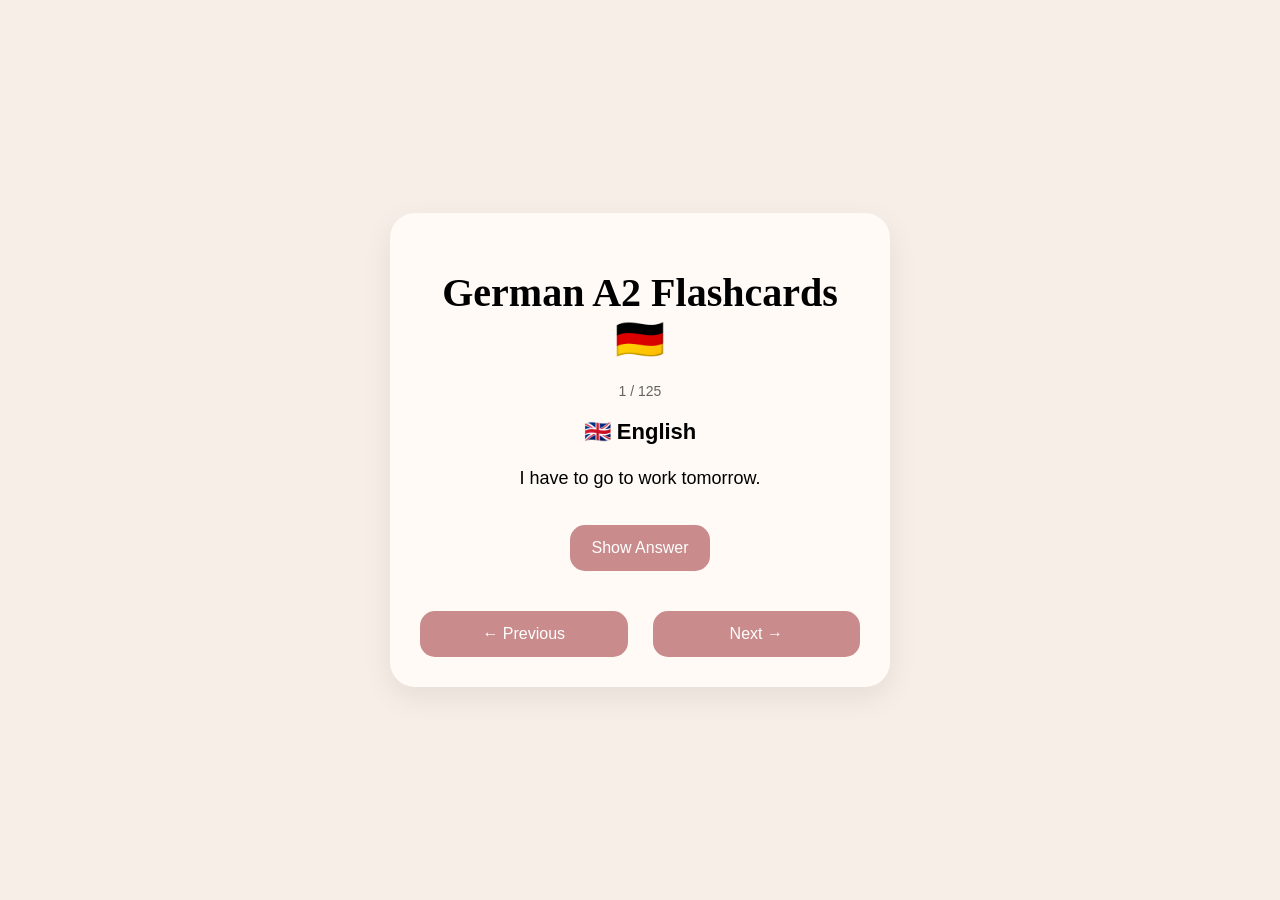
<file: index.html>
<!DOCTYPE html>
<html lang="en">
<head>
    <meta charset="UTF-8">
    <meta name="viewport" content="width=device-width, initial-scale=1.0">

    <title>German A2 Flashcards</title>

    <link rel="stylesheet" href="style.css">
</head>

<body>

<div class="container">

    <div class="flashcard">

        <h1>German A2 Flashcards 🇩🇪</h1>

        <div class="progress">
            1 / 125
        </div>

        <h2>🇬🇧 English</h2>

        <p id="englishSentence">
            I have to go to work tomorrow.
        </p>


        <button id="showAnswerBtn">
            Show Answer
        </button>


        <div id="answer">

            <h2>🇩🇪 German</h2>

            <p id="germanSentence">
                Ich muss morgen zur Arbeit gehen.
            </p>

        </div>


        <div class="navigation">

            <button id="prevBtn">
                ← Previous
            </button>

            <button id="nextBtn">
                Next →
            </button>

        </div>

    </div>

</div>


<script src="script.js"></script>

</body>
</html>
</file>
<file: style.css>
* {
    box-sizing: border-box;
}

body {
    margin: 0;
    min-height: 100vh;
    font-family: 'Quicksand', sans-serif;
    background: #f7efe7;
    display: flex;
    justify-content: center;
    align-items: center;
}

.container {
    width: 90%;
    max-width: 500px;
}

.flashcard {
    background: #fffaf5;
    padding: 30px;
    border-radius: 25px;
    text-align: center;
    box-shadow: 0 10px 30px rgba(0,0,0,0.08);
}

h1 {
    font-family: 'Patrick Hand', cursive;
    font-size: 40px;
    margin-bottom: 20px;
}

h2 {
    font-size: 22px;
    margin-top: 20px;
}

p {
    font-size: 18px;
    line-height: 1.6;
}

.progress {
    font-size: 14px;
    opacity: 0.6;
    margin-bottom: 15px;
}

button {
    border: none;
    padding: 14px 22px;
    margin-top: 15px;
    border-radius: 15px;
    background: #c98b8b;
    color: white;
    font-size: 16px;
    font-family: 'Quicksand', sans-serif;
    cursor: pointer;
}

button:active {
    transform: scale(0.96);
}

.navigation {
    display: flex;
    gap: 25px;
    margin-top: 25px;
}

.navigation button {
    flex: 1;
}

#answer {
    margin-top: 20px;
}


@media (max-width: 500px) {

    .flashcard {
        padding: 22px;
    }

    h1 {
        font-size: 34px;
    }

    p {
        font-size: 16px;
    }

}
</file>
